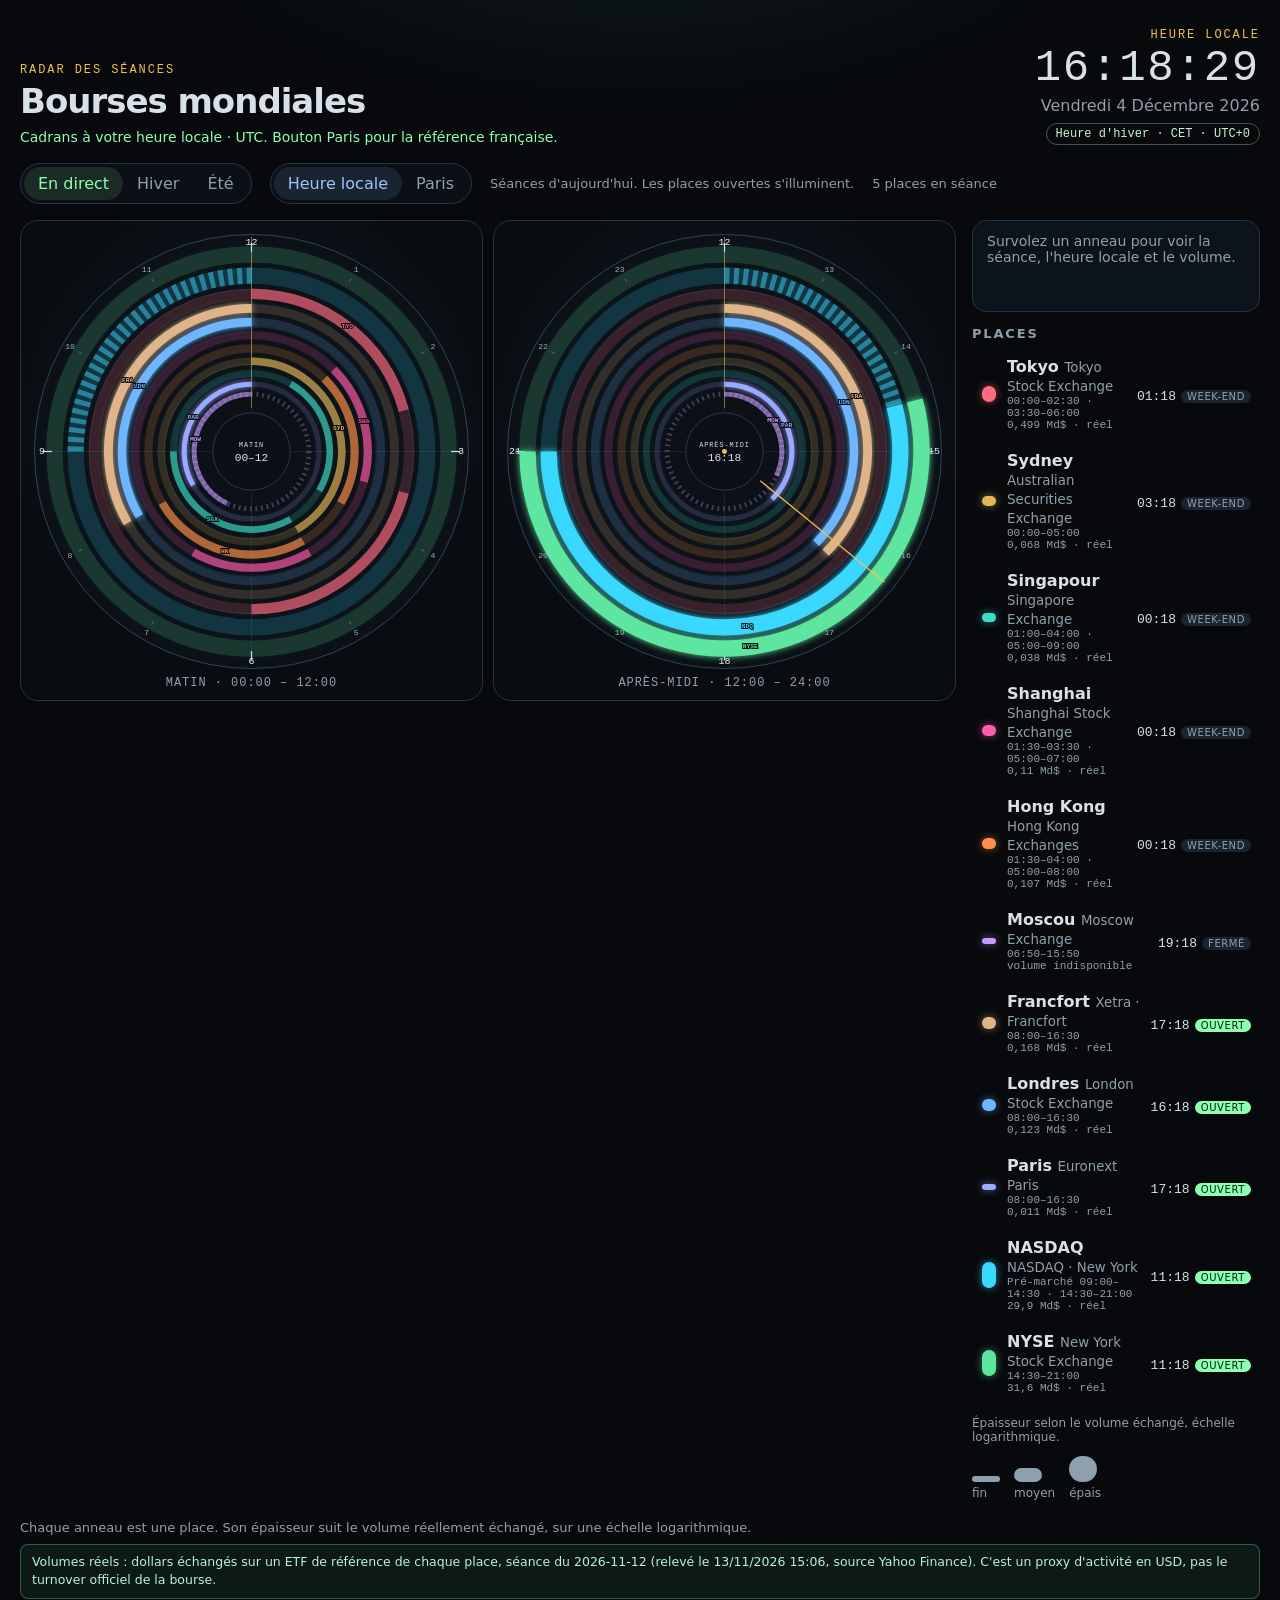
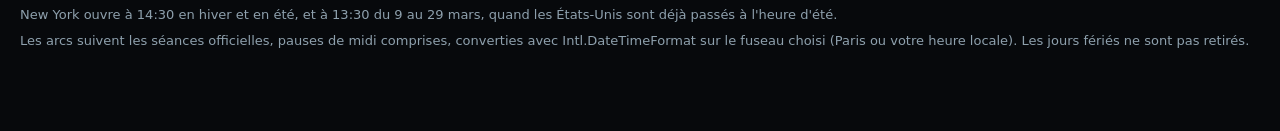
<file: market-radar-deploy/index.html>
<!DOCTYPE html>
<html lang="fr">
<head>
  <meta charset="utf-8">
  <meta name="viewport" content="width=device-width, initial-scale=1">
  <meta name="theme-color" content="#07090c">
  <title>Bourses mondiales — heure de Paris</title>
  <link rel="icon" href="data:image/svg+xml,%3Csvg xmlns='http://www.w3.org/2000/svg' viewBox='0 0 16 16'%3E%3Ccircle cx='8' cy='8' r='6.2' fill='none' stroke='%235ee6a0' stroke-width='1.6'/%3E%3Cpath d='M8 8 L8 3.2 A4.8 4.8 0 0 1 12.2 9.2 Z' fill='%235ee6a0'/%3E%3C/svg%3E">
  <link rel="manifest" href="manifest.json">
  <link rel="apple-touch-icon" href="pwa-icon-512.png">
  <meta name="mobile-web-app-capable" content="yes">
  <meta name="apple-mobile-web-app-capable" content="yes">
  <meta name="apple-mobile-web-app-title" content="Market Hours Radar">
  <meta name="apple-mobile-web-app-status-bar-style" content="black">
  <link rel="stylesheet" href="styles.css">
</head>
<body data-mode="live">
  <div class="app">
    <header class="top">
      <div>
        <p class="eyebrow">Radar des séances</p>
        <h1>Bourses mondiales</h1>
        <p id="zone-note" class="zone-note"></p>
      </div>
      <div class="live">
        <p class="live-kicker" id="clock-kicker">Heure de Paris</p>
        <time id="clock" datetime="">--:--:--</time>
        <p id="date-line"></p>
        <p id="season" class="season"></p>
      </div>
    </header>

    <div class="toolbar">
      <div class="modes" role="group" aria-label="Jour affiché sur les cadrans">
        <button type="button" data-mode="live" aria-pressed="true">En direct</button>
        <button type="button" data-mode="winter" aria-pressed="false" title="Jeudi 15 janvier, heure d'hiver">Hiver</button>
        <button type="button" data-mode="summer" aria-pressed="false" title="Mercredi 15 juillet, heure d'été">Été</button>
      </div>
      <div class="zones" role="group" aria-label="Fuseau horaire des cadrans">
        <button type="button" data-zone="local" aria-pressed="true" title="Suivre le fuseau de votre appareil">Heure locale</button>
        <button type="button" data-zone="paris" aria-pressed="false" title="Référence fixe : Europe/Paris">Paris</button>
      </div>
      <p id="mode-note"></p>
      <p id="open-count"></p>
    </div>

    <main class="stage">
      <section class="dials" aria-label="Deux cadrans, heure de Paris">
        <figure class="dial-card">
          <svg id="dial-am" viewBox="0 0 720 720" role="img" aria-label="Cadran du matin, de minuit à midi, heure de Paris"></svg>
          <figcaption>Matin · 00:00 – 12:00</figcaption>
        </figure>
        <figure class="dial-card">
          <svg id="dial-pm" viewBox="0 0 720 720" role="img" aria-label="Cadran de l'après-midi, de midi à minuit, heure de Paris"></svg>
          <figcaption>Après-midi · 12:00 – 24:00</figcaption>
        </figure>
      </section>

      <aside class="side">
        <div id="detail" class="detail">Survolez un anneau pour voir la séance, l'heure locale et le volume.</div>
        <h2>Places</h2>
        <ul id="legend"></ul>
        <div class="scale" aria-hidden="true">
          <p>Épaisseur selon le volume échangé, échelle logarithmique.</p>
          <div class="scale-row">
            <div><i style="height:6px"></i><span>fin</span></div>
            <div><i style="height:14px"></i><span>moyen</span></div>
            <div><i style="height:26px"></i><span>épais</span></div>
          </div>
        </div>
      </aside>
    </main>

    <footer class="foot">
      <p>Chaque anneau est une place. Son épaisseur suit le volume réellement échangé, sur une échelle logarithmique.</p>
      <p id="volume-note" class="data-note"></p>
      <p id="ny-note"></p>
      <p>Les arcs suivent les séances officielles, pauses de midi comprises, converties avec <span lang="en">Intl.DateTimeFormat</span> sur le fuseau choisi (Paris ou votre heure locale). Les jours fériés ne sont pas retirés.</p>
    </footer>
  </div>
  <div id="tooltip" role="tooltip" hidden></div>
  <script src="time.js"></script>
  <script src="app.js"></script>
  <script>
    if ('serviceWorker' in navigator) {
      navigator.serviceWorker.register('./sw.js', { scope: './' })
        .then(() => console.log('Service Worker prêt'))
        .catch((err) => console.log('Service Worker échoué :', err));
    }
  </script>
</body>
</html>
</file>
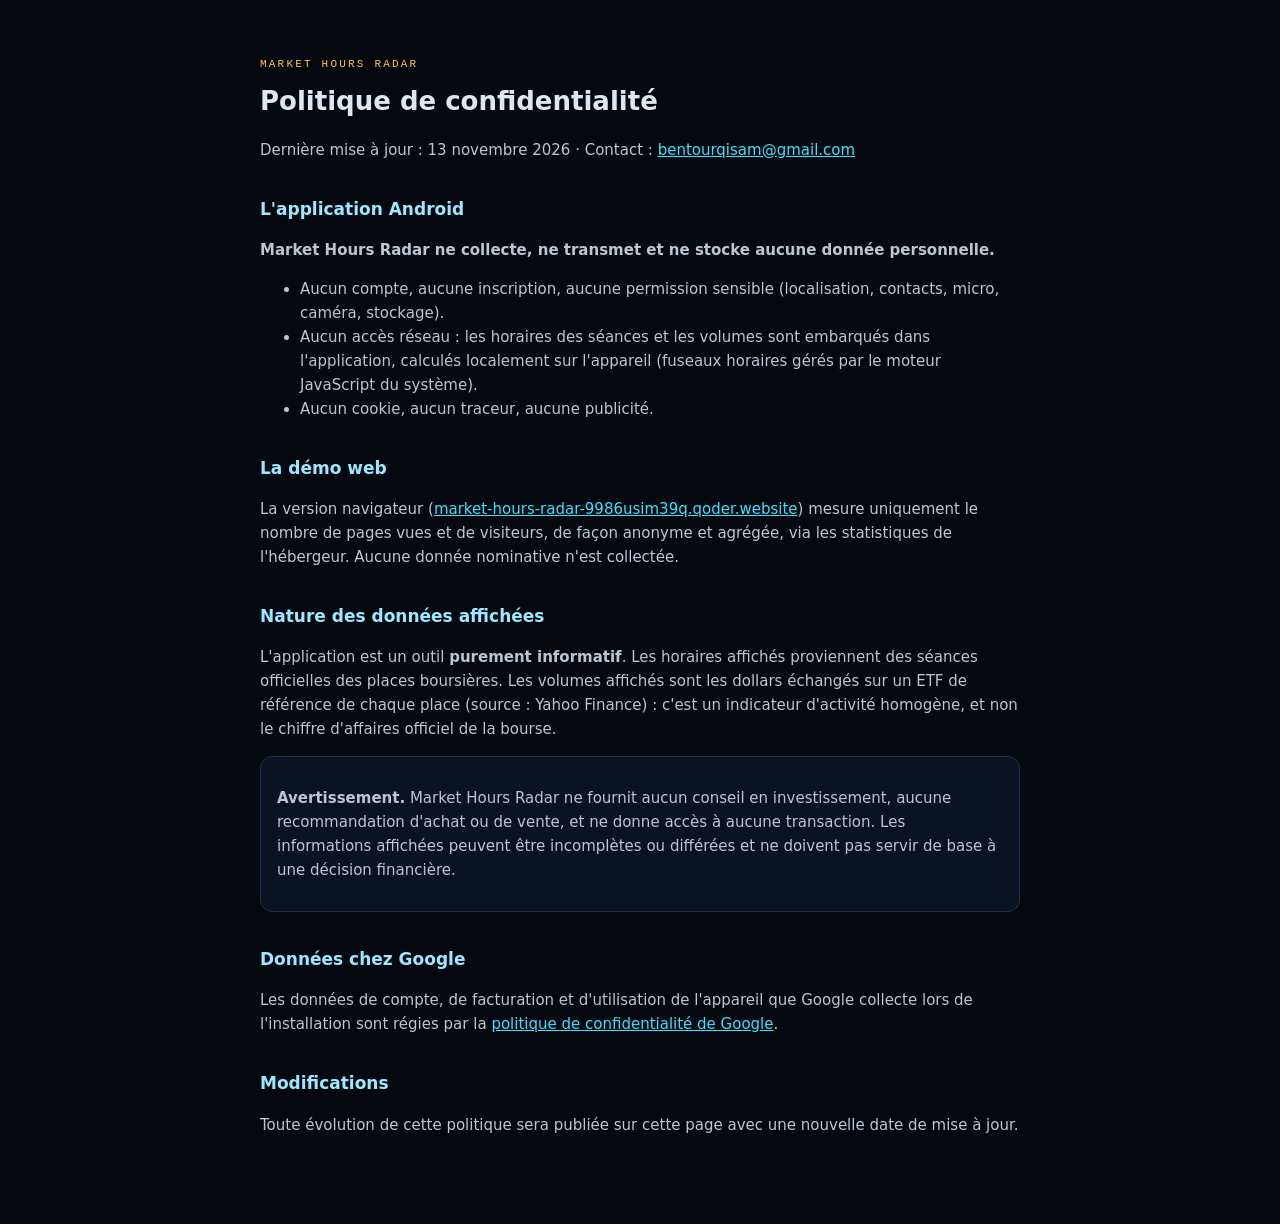
<file: market-radar-deploy/privacy.html>
<!DOCTYPE html>
<html lang="fr">
<head>
<meta charset="utf-8">
<meta name="viewport" content="width=device-width, initial-scale=1">
<title>Confidentialité — Market Hours Radar</title>
<style>
  :root { color-scheme: dark; }
  body { margin: 0; background: #05080f; color: #dce7f2; font: 15px/1.6 "Segoe UI", system-ui, sans-serif; }
  main { max-width: 760px; margin: 0 auto; padding: 48px 22px 72px; }
  h1 { font-size: 26px; margin: 0 0 4px; }
  .kicker { color: #ffc247; font: 11px/1 "Consolas", monospace; letter-spacing: .2em; text-transform: uppercase; }
  h2 { font-size: 17px; margin: 34px 0 8px; color: #9be8ff; }
  p, li { color: #b9c6d4; }
  a { color: #38e1ff; }
  code { background: #0f1a2e; padding: 2px 6px; border-radius: 6px; font-size: 13px; }
  .note { border: 1px solid #1d3050; border-radius: 12px; padding: 14px 16px; background: #0b1322; }
</style>
</head>
<body>
<main>
  <p class="kicker">Market Hours Radar</p>
  <h1>Politique de confidentialité</h1>
  <p>Dernière mise à jour : 13 novembre 2026 · Contact : <a href="mailto:bentourqisam@gmail.com">bentourqisam@gmail.com</a></p>

  <h2>L'application Android</h2>
  <p><strong>Market Hours Radar ne collecte, ne transmet et ne stocke aucune donnée personnelle.</strong></p>
  <ul>
    <li>Aucun compte, aucune inscription, aucune permission sensible (localisation, contacts, micro, caméra, stockage).</li>
    <li>Aucun accès réseau : les horaires des séances et les volumes sont embarqués dans l'application, calculés localement sur l'appareil (fuseaux horaires gérés par le moteur JavaScript du système).</li>
    <li>Aucun cookie, aucun traceur, aucune publicité.</li>
  </ul>

  <h2>La démo web</h2>
  <p>La version navigateur (<a href="https://market-hours-radar-9986usim39q.qoder.website">market-hours-radar-9986usim39q.qoder.website</a>) mesure uniquement le nombre de pages vues et de visiteurs, de façon anonyme et agrégée, via les statistiques de l'hébergeur. Aucune donnée nominative n'est collectée.</p>

  <h2>Nature des données affichées</h2>
  <p>L'application est un outil <strong>purement informatif</strong>. Les horaires affichés proviennent des séances officielles des places boursières. Les volumes affichés sont les dollars échangés sur un ETF de référence de chaque place (source : Yahoo Finance) : c'est un indicateur d'activité homogène, et non le chiffre d'affaires officiel de la bourse.</p>
  <div class="note">
    <p><strong>Avertissement.</strong> Market Hours Radar ne fournit aucun conseil en investissement, aucune recommandation d'achat ou de vente, et ne donne accès à aucune transaction. Les informations affichées peuvent être incomplètes ou différées et ne doivent pas servir de base à une décision financière.</p>
  </div>

  <h2>Données chez Google</h2>
  <p>Les données de compte, de facturation et d'utilisation de l'appareil que Google collecte lors de l'installation sont régies par la <a href="https://policies.google.com/privacy">politique de confidentialité de Google</a>.</p>

  <h2>Modifications</h2>
  <p>Toute évolution de cette politique sera publiée sur cette page avec une nouvelle date de mise à jour.</p>
</main>
</body>
</html>
</file>
<file: market-radar-deploy/styles.css>
:root {
  color-scheme: dark;
  --bg: #07090c;
  --ink: #d7e1e8;
  --muted: #8ea0ad;
  --line: #243644;
  --amber: #f0c14d;
  --green: #8dffb0;
  --panel: #0c1218;
}

* { box-sizing: border-box; }

html, body {
  margin: 0;
  min-height: 100%;
  background:
    radial-gradient(900px 480px at 50% -10%, rgba(40, 78, 92, 0.35), transparent 60%),
    var(--bg);
  color: var(--ink);
  font-family: "Segoe UI", system-ui, sans-serif;
}

button, input { font: inherit; }

.app {
  max-width: 1380px;
  margin: 0 auto;
  padding: 28px 20px 48px;
}

.top {
  display: flex;
  flex-wrap: wrap;
  justify-content: space-between;
  gap: 24px;
  align-items: flex-end;
  margin-bottom: 18px;
}

.eyebrow, .live-kicker {
  margin: 0 0 4px;
  color: var(--amber);
  font-family: Consolas, "Cascadia Mono", monospace;
  font-size: 12px;
  letter-spacing: 0.16em;
  text-transform: uppercase;
}

h1 {
  margin: 0;
  font-size: 34px;
  font-weight: 600;
  letter-spacing: -0.03em;
}

.zone-note {
  margin: 8px 0 0;
  color: var(--green);
  font-size: 14px;
}

.zone-note.is-away { color: var(--amber); }

.live { text-align: right; }

#clock {
  display: block;
  font-family: Consolas, "Cascadia Mono", monospace;
  font-size: 44px;
  font-variant-numeric: tabular-nums;
  letter-spacing: 0.04em;
  line-height: 1;
}

#date-line {
  margin: 6px 0 0;
  color: var(--muted);
  text-transform: capitalize;
}

.season {
  display: inline-block;
  margin: 8px 0 0;
  padding: 3px 9px;
  border: 1px solid #3c5c48;
  border-radius: 999px;
  color: #c8f5d4;
  font-family: Consolas, "Cascadia Mono", monospace;
  font-size: 12px;
}

.toolbar {
  display: flex;
  flex-wrap: wrap;
  gap: 12px 18px;
  align-items: center;
  margin-bottom: 16px;
}

.modes, .zones {
  display: flex;
  padding: 3px;
  border: 1px solid var(--line);
  border-radius: 999px;
  background: #0b1016;
}

.modes button, .zones button {
  border: 0;
  border-radius: 999px;
  background: transparent;
  color: var(--muted);
  padding: 7px 14px;
  cursor: pointer;
}

.modes button[aria-pressed="true"] {
  background: #1a2a24;
  color: var(--green);
}

.zones button[aria-pressed="true"] {
  background: #1a2430;
  color: #9ec5ff;
}

#mode-note, #open-count {
  margin: 0;
  color: var(--muted);
  font-size: 13px;
}

body[data-mode="winter"] #mode-note,
body[data-mode="summer"] #mode-note {
  color: #f0d7a2;
}

.stage {
  display: grid;
  grid-template-columns: minmax(0, 1fr) 288px;
  gap: 16px;
  align-items: start;
}

.dials {
  display: grid;
  grid-template-columns: repeat(2, minmax(0, 1fr));
  gap: 10px;
  min-width: 0;
}

.dial-card {
  margin: 0;
  padding: 6px 6px 10px;
  border: 1px solid var(--line);
  border-radius: 18px;
  background: radial-gradient(circle at 50% 42%, #121b24 0%, #090d12 68%);
}

.dial-card svg {
  display: block;
  width: 100%;
  height: auto;
}

.dial-card figcaption {
  color: var(--muted);
  font-family: Consolas, "Cascadia Mono", monospace;
  font-size: 12px;
  letter-spacing: 0.08em;
  text-align: center;
  text-transform: uppercase;
}

.face { fill: #0b1117; stroke: #31485a; stroke-width: 1.5; }
.grid { fill: none; stroke: #173044; stroke-width: 1; }
.tick { stroke: #6d8494; stroke-width: 1; }
.tick.major { stroke: #d5e2ea; stroke-width: 2; }
.noon-mark { stroke: rgba(240, 193, 77, 0.55); stroke-width: 1.5; }
.cross { stroke: #1c3040; stroke-width: 1; }
.hour-label { fill: #9aadb8; font-family: Consolas, "Cascadia Mono", monospace; font-size: 13px; }
.hour-label.major { fill: #f2f7fa; font-size: 16px; }
.hub { fill: #0b1016; stroke: #3a5162; stroke-width: 1; }
.hub-kicker, .hub-main {
  fill: #d7e2ea;
  font-family: Consolas, "Cascadia Mono", monospace;
  text-anchor: middle;
}
.hub-kicker { font-size: 11px; letter-spacing: 0.14em; }
.hub-main { font-size: 18px; }
.ring-track {
  fill: none;
  stroke-linecap: butt;
  opacity: 0.18;
  filter: drop-shadow(0 0 4px color-mix(in srgb, var(--glow, #8ea0ad) 28%, transparent));
}
.arc { fill: none; stroke-linecap: butt; opacity: 0.6; }
/* Place sans donnée de volume : tracé discret et pointillé. */
.ring-track.is-unavailable {
  opacity: 0.3;
  stroke-dasharray: 3 6;
  filter: none;
}
.arc.is-extended { stroke-dasharray: 8 7; opacity: 0.48; }
.arc.is-live { opacity: 1; }
.arc.is-live.is-regular { filter: drop-shadow(0 0 6px color-mix(in srgb, var(--glow, #8dffb0) 90%, transparent)); }
.arc.is-live.is-extended { filter: drop-shadow(0 0 6px color-mix(in srgb, var(--glow, #f0c14d) 85%, transparent)); }
.ring-label {
  font-family: Consolas, "Cascadia Mono", monospace;
  font-size: 10px;
  font-weight: 700;
  paint-order: stroke;
  stroke: #07090c;
  stroke-width: 3px;
  pointer-events: none;
}
.hand line { stroke: var(--amber); stroke-width: 2; }
.hand circle { fill: var(--amber); }
.is-dim { opacity: 0.16 !important; }

.side { position: sticky; top: 12px; }

.detail {
  min-height: 92px;
  margin-bottom: 14px;
  padding: 12px 14px;
  border: 1px solid var(--line);
  border-radius: 14px;
  background: #0c131a;
  color: var(--muted);
  font-size: 14px;
}

.detail strong { color: var(--ink); font-size: 16px; }
.detail p { margin: 4px 0; }

.side h2 {
  margin: 0 0 8px;
  font-size: 13px;
  font-weight: 600;
  letter-spacing: 0.14em;
  text-transform: uppercase;
  color: var(--muted);
}

#legend { list-style: none; margin: 0; padding: 0; display: grid; gap: 4px; }

#legend button {
  width: 100%;
  display: grid;
  grid-template-columns: 16px minmax(0, 1fr) auto;
  gap: 10px;
  align-items: center;
  padding: 7px 8px;
  border: 1px solid transparent;
  border-radius: 10px;
  background: transparent;
  color: inherit;
  text-align: left;
  cursor: pointer;
}

#legend button:hover,
#legend button.is-on {
  background: #121b24;
  border-color: #2a4152;
}

.swatch {
  width: 14px;
  height: calc(6px + var(--volume-weight) * 20px);
  justify-self: center;
  border-radius: 99px;
  background: var(--c);
  box-shadow: 0 0 8px color-mix(in srgb, var(--c) 55%, transparent);
}

.name { display: block; font-weight: 600; }
.name small { color: var(--muted); font-weight: 400; }
.hours, .volume {
  display: block;
  color: var(--muted);
  font-family: Consolas, "Cascadia Mono", monospace;
  font-size: 11px;
}

.local {
  font-family: Consolas, "Cascadia Mono", monospace;
  font-variant-numeric: tabular-nums;
  font-size: 13px;
}

.status {
  display: inline-block;
  margin-top: 3px;
  padding: 1px 6px;
  border-radius: 999px;
  font-size: 10px;
  letter-spacing: 0.06em;
  text-transform: uppercase;
}

.status.open { color: #06210f; background: var(--green); }
.status.pre { color: #2a2208; background: var(--amber); }
.status.closed, .status.preview { color: var(--muted); background: #1a242e; }

.side-col { text-align: right; }

.scale {
  margin-top: 14px;
  color: var(--muted);
  font-size: 12px;
}

.scale-row { display: flex; align-items: flex-end; gap: 14px; margin-top: 8px; }
.scale i {
  display: block;
  width: 28px;
  border-radius: 99px;
  background: #8ea0ad;
}
.scale span { display: block; margin-top: 4px; }

.foot {
  margin-top: 18px;
  color: var(--muted);
  font-size: 13px;
  line-height: 1.5;
}

.foot p { margin: 0 0 6px; }

/* Bandeau de provenance des volumes : réel, de repli, ou en chargement. */
.data-note {
  padding: 8px 11px;
  border-radius: 8px;
  border: 1px solid rgba(130, 150, 176, 0.28);
  background: rgba(130, 150, 176, 0.07);
  font-size: 12.5px;
}

.data-note.is-real {
  border-color: rgba(94, 230, 160, 0.34);
  background: rgba(94, 230, 160, 0.07);
  color: #b9f2d4;
}

.data-note.is-fallback {
  border-color: rgba(226, 182, 87, 0.38);
  background: rgba(226, 182, 87, 0.08);
  color: #f0dcae;
}

#tooltip {
  position: fixed;
  z-index: 5;
  max-width: 260px;
  padding: 10px 12px;
  border: 1px solid #3a5364;
  border-radius: 10px;
  background: rgba(8, 12, 16, 0.94);
  box-shadow: 0 10px 30px rgba(0, 0, 0, 0.35);
  pointer-events: none;
}

#tooltip[hidden] { display: none; }
#tooltip strong { display: block; }
#tooltip p { margin: 3px 0; color: #c5d3dc; font-size: 13px; }

button:focus-visible {
  outline: 2px solid var(--amber);
  outline-offset: 2px;
}

@media (max-width: 980px) {
  .stage { grid-template-columns: 1fr; }
  .side { position: static; }
}

@media (max-width: 720px) {
  .top { flex-direction: column; align-items: flex-start; }
  .live { text-align: left; }
  h1 { font-size: 28px; }
  #clock { font-size: 36px; }
}

@media (prefers-reduced-motion: reduce) {
  .arc.is-live { filter: none; }
}
</file>
